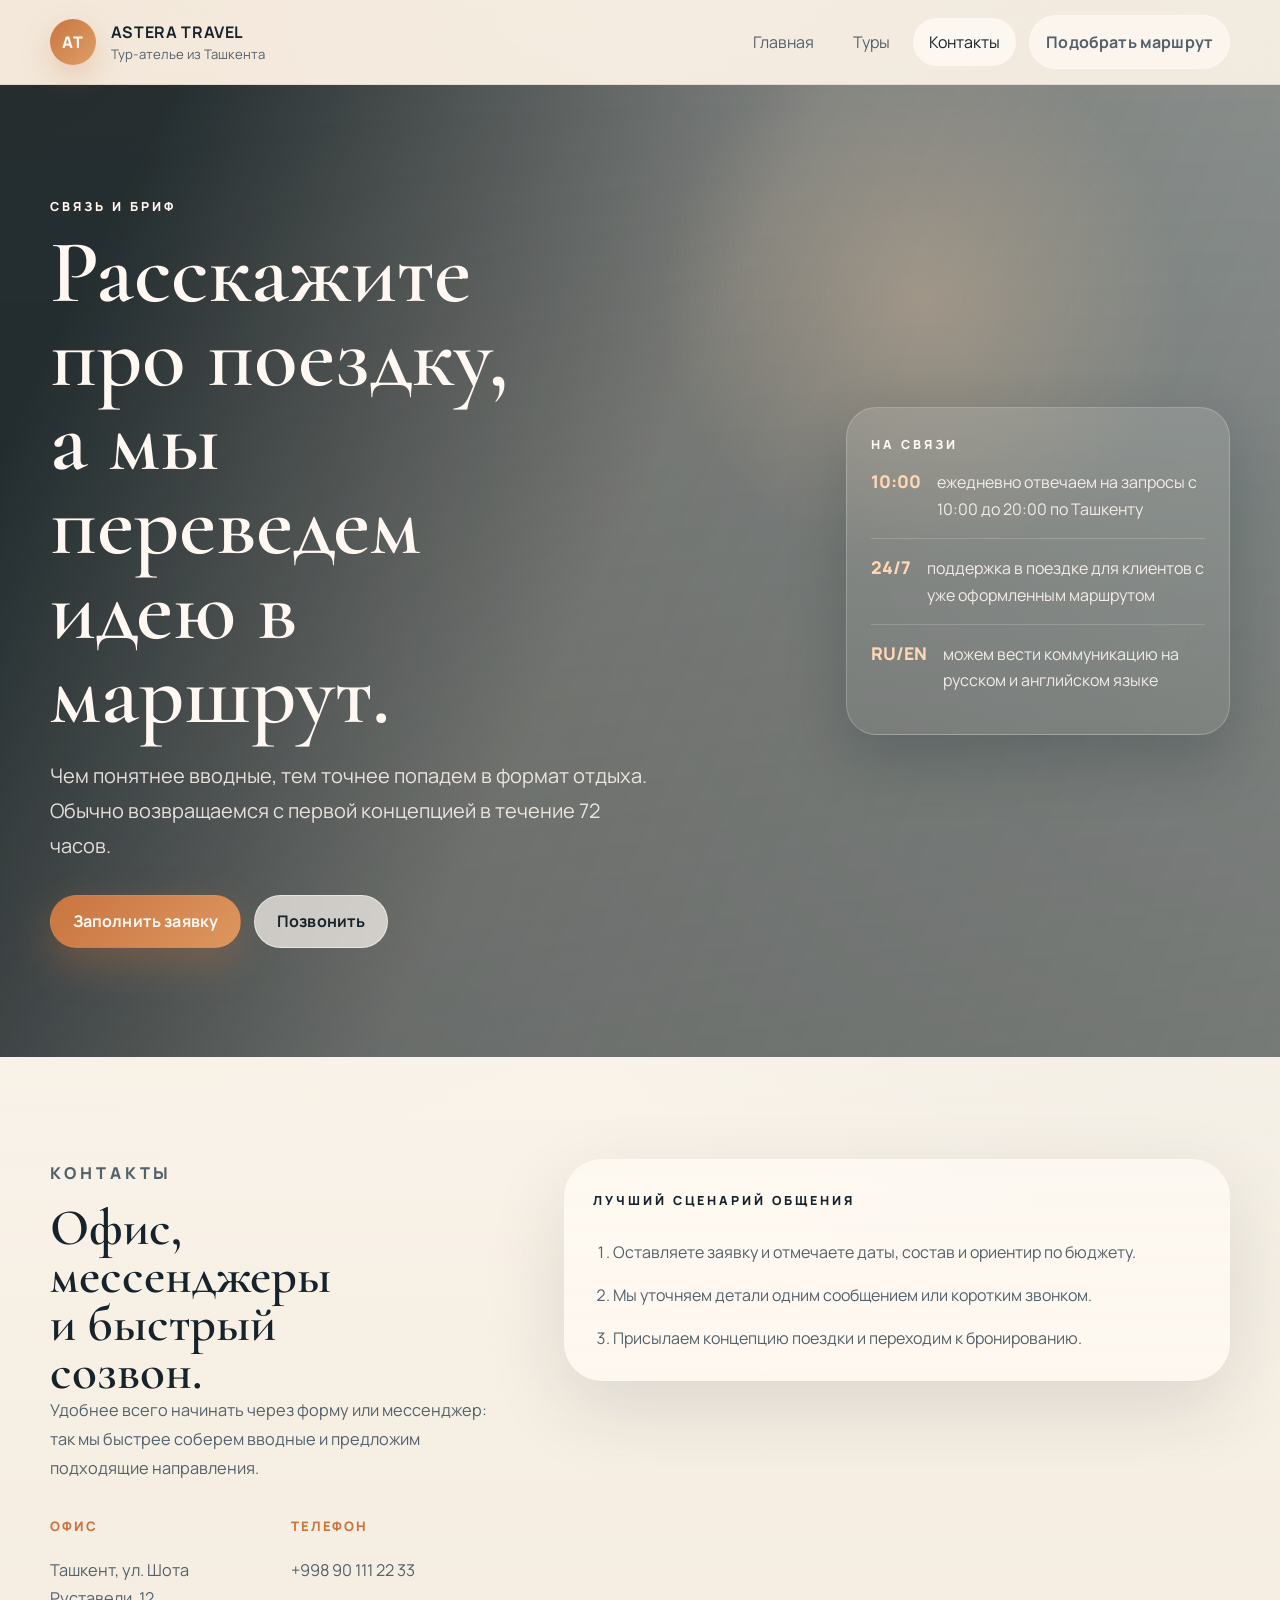
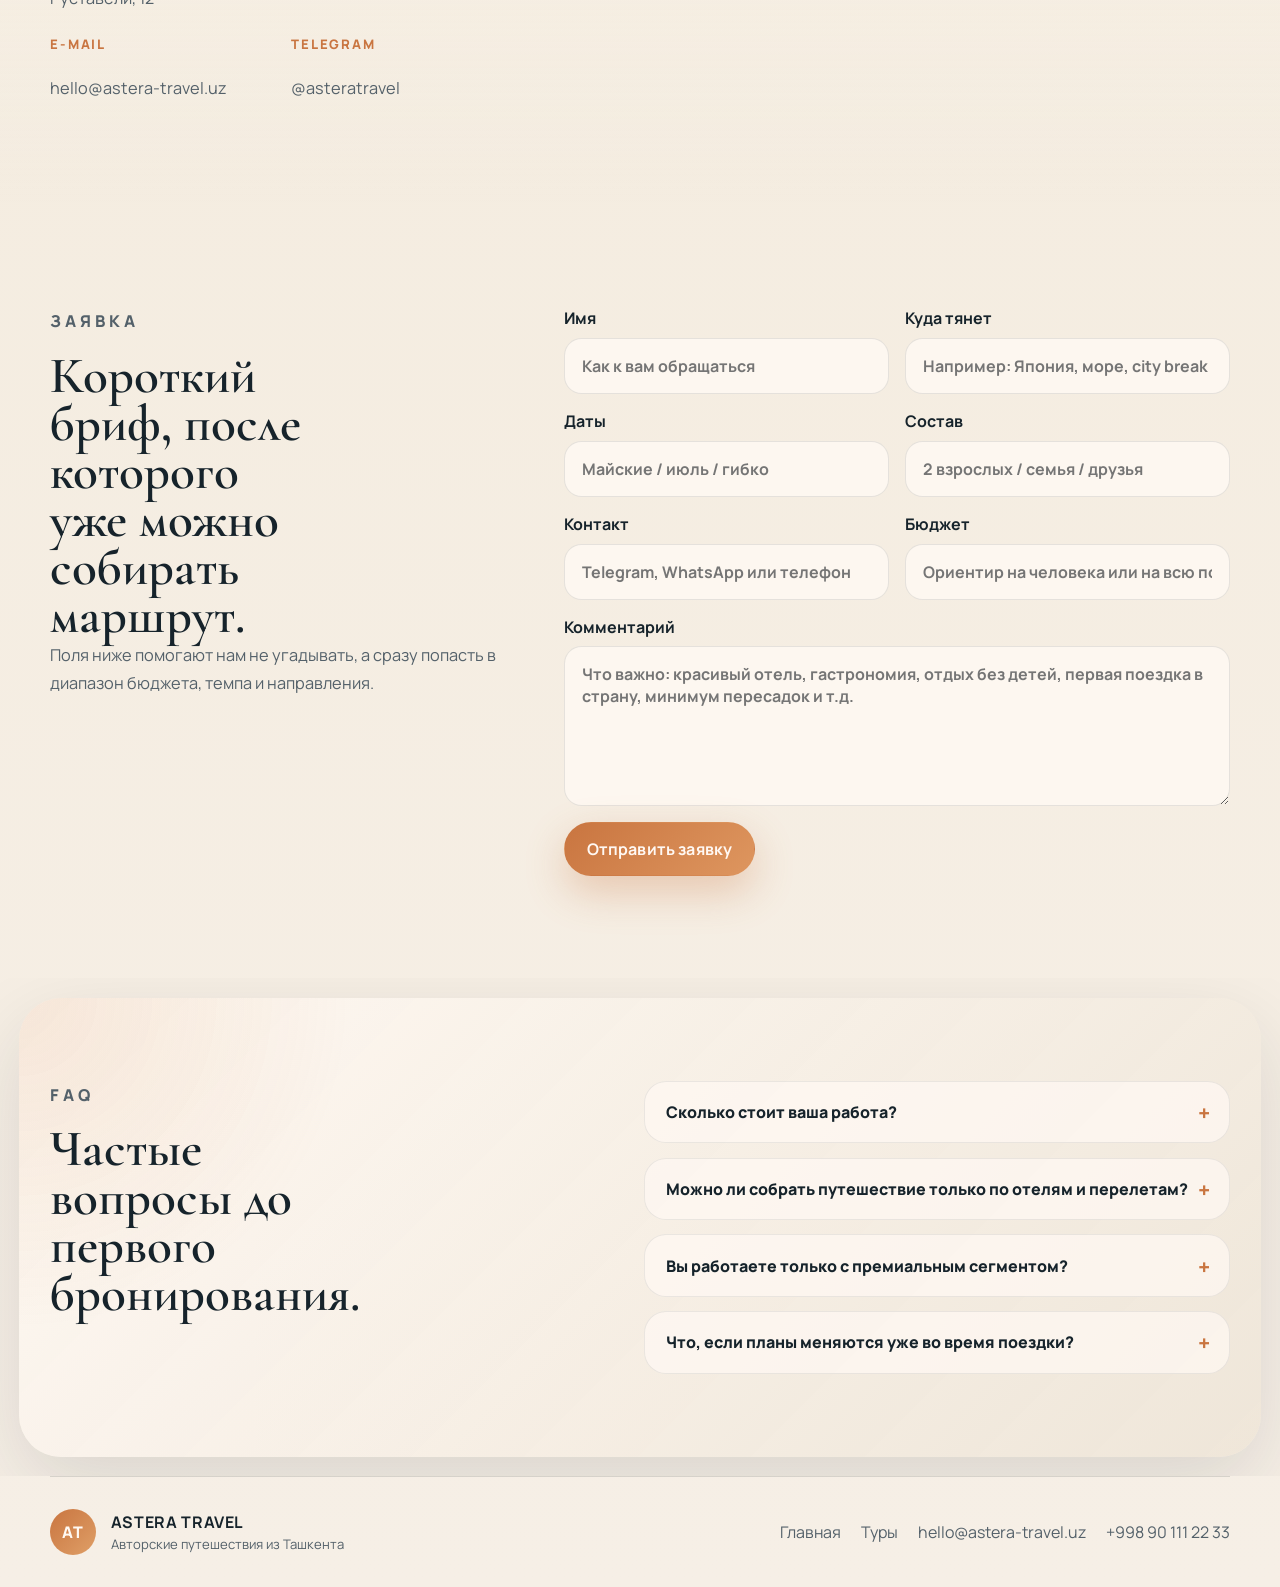
<file: contacts.html>
<!DOCTYPE html>
<html lang="ru">
  <head>
    <meta charset="UTF-8" />
    <meta name="viewport" content="width=device-width, initial-scale=1.0" />
    <title>Astera Travel | Контакты и заявка на поездку</title>
    <meta
      name="description"
      content="Свяжитесь с Astera Travel: офис в Ташкенте, Telegram и WhatsApp, форма заявки на авторское путешествие и ответы на частые вопросы."
    />
    <link rel="preconnect" href="https://fonts.googleapis.com" />
    <link rel="preconnect" href="https://fonts.gstatic.com" crossorigin />
    <link
      href="https://fonts.googleapis.com/css2?family=Cormorant+Garamond:wght@500;600;700&family=Manrope:wght@400;500;600;700;800&display=swap"
      rel="stylesheet"
    />
    <link rel="icon" type="image/svg+xml" href="favicon.svg" />
    <link rel="stylesheet" href="styles.css" />
  </head>
  <body data-page="contacts">
    <div class="page-glow"></div>
    <header class="site-header">
      <div class="container header-row">
        <a class="brand" href="index.html" aria-label="Astera Travel">
          <span class="brand-mark">AT</span>
          <span class="brand-copy">
            <strong>Astera Travel</strong>
            <small>Тур-ателье из Ташкента</small>
          </span>
        </a>

        <button
          class="menu-toggle"
          type="button"
          aria-expanded="false"
          aria-controls="site-nav"
          aria-label="Открыть меню"
        >
          <span></span>
          <span></span>
        </button>

        <nav class="site-nav" id="site-nav">
          <a href="index.html">Главная</a>
          <a href="tours.html">Туры</a>
          <a class="is-active" href="contacts.html">Контакты</a>
          <a class="button button--ghost header-cta" href="#request">Подобрать маршрут</a>
        </nav>
      </div>
    </header>

    <main>
      <section class="hero hero--contacts hero--inner">
        <div class="hero-overlay"></div>
        <div class="container hero-grid">
          <div class="hero-copy reveal">
            <p class="eyebrow">Связь и бриф</p>
            <h1 class="hero-title">Расскажите про поездку, а мы переведем идею в маршрут.</h1>
            <p class="hero-text">
              Чем понятнее вводные, тем точнее попадем в формат отдыха. Обычно
              возвращаемся с первой концепцией в течение 72 часов.
            </p>
            <div class="hero-actions">
              <a class="button" href="#request">Заполнить заявку</a>
              <a class="button button--secondary" href="tel:+998901112233">Позвонить</a>
            </div>
          </div>

          <div class="hero-panel reveal reveal--delay">
            <p class="hero-panel-label">На связи</p>
            <div class="hero-panel-item">
              <span>10:00</span>
              <p>ежедневно отвечаем на запросы с 10:00 до 20:00 по Ташкенту</p>
            </div>
            <div class="hero-panel-item">
              <span>24/7</span>
              <p>поддержка в поездке для клиентов с уже оформленным маршрутом</p>
            </div>
            <div class="hero-panel-item">
              <span>RU/EN</span>
              <p>можем вести коммуникацию на русском и английском языке</p>
            </div>
          </div>
        </div>
      </section>

      <section class="section section--soft">
        <div class="container contact-grid">
          <div class="contact-copy reveal">
            <p class="section-kicker">Контакты</p>
            <h2>Офис, мессенджеры и быстрый созвон.</h2>
            <p>
              Удобнее всего начинать через форму или мессенджер: так мы быстрее
              соберем вводные и предложим подходящие направления.
            </p>
            <div class="contact-list">
              <div>
                <span>Офис</span>
                <p>Ташкент, ул. Шота Руставели, 12</p>
              </div>
              <div>
                <span>Телефон</span>
                <p><a href="tel:+998901112233">+998 90 111 22 33</a></p>
              </div>
              <div>
                <span>E-mail</span>
                <p><a href="mailto:hello@astera-travel.uz">hello@astera-travel.uz</a></p>
              </div>
              <div>
                <span>Telegram</span>
                <p><a href="https://t.me/asteratravel" target="_blank" rel="noreferrer">@asteratravel</a></p>
              </div>
            </div>
          </div>

          <div class="contact-panel reveal reveal--delay">
            <p class="contact-panel-label">Лучший сценарий общения</p>
            <ol class="contact-steps">
              <li>Оставляете заявку и отмечаете даты, состав и ориентир по бюджету.</li>
              <li>Мы уточняем детали одним сообщением или коротким звонком.</li>
              <li>Присылаем концепцию поездки и переходим к бронированию.</li>
            </ol>
          </div>
        </div>
      </section>

      <section class="section" id="request">
        <div class="container form-grid">
          <div class="form-copy reveal">
            <p class="section-kicker">Заявка</p>
            <h2>Короткий бриф, после которого уже можно собирать маршрут.</h2>
            <p>
              Поля ниже помогают нам не угадывать, а сразу попасть в диапазон
              бюджета, темпа и направления.
            </p>
          </div>

          <form class="travel-form reveal reveal--delay" data-demo-form>
            <label>
              Имя
              <input type="text" name="name" placeholder="Как к вам обращаться" required />
            </label>
            <label>
              Куда тянет
              <input type="text" name="destination" placeholder="Например: Япония, море, city break" required />
            </label>
            <label>
              Даты
              <input type="text" name="dates" placeholder="Майские / июль / гибко" required />
            </label>
            <label>
              Состав
              <input type="text" name="party" placeholder="2 взрослых / семья / друзья" required />
            </label>
            <label>
              Контакт
              <input type="text" name="contact" placeholder="Telegram, WhatsApp или телефон" required />
            </label>
            <label>
              Бюджет
              <input type="text" name="budget" placeholder="Ориентир на человека или на всю поездку" />
            </label>
            <label class="full">
              Комментарий
              <textarea
                name="notes"
                rows="5"
                placeholder="Что важно: красивый отель, гастрономия, отдых без детей, первая поездка в страну, минимум пересадок и т.д."
              ></textarea>
            </label>
            <div class="form-footer full">
              <button class="button" type="submit">Отправить заявку</button>
              <p class="form-status" aria-live="polite"></p>
            </div>
          </form>
        </div>
      </section>

      <section class="section section--accent">
        <div class="container faq-layout">
          <div class="faq-copy reveal">
            <p class="section-kicker">FAQ</p>
            <h2>Частые вопросы до первого бронирования.</h2>
          </div>

          <div class="faq-list reveal reveal--delay">
            <article class="faq-item">
              <button class="faq-question" type="button" aria-expanded="false">
                Сколько стоит ваша работа?
              </button>
              <div class="faq-answer">
                <p>
                  Зависит от сложности маршрута. После брифа мы сразу говорим,
                  входит ли наша работа в сервисный сбор или в стоимость тура.
                </p>
              </div>
            </article>
            <article class="faq-item">
              <button class="faq-question" type="button" aria-expanded="false">
                Можно ли собрать путешествие только по отелям и перелетам?
              </button>
              <div class="faq-answer">
                <p>
                  Да. Мы можем сделать легкий формат: перелеты, проживание,
                  трансферы и несколько точечных рекомендаций без плотной программы.
                </p>
              </div>
            </article>
            <article class="faq-item">
              <button class="faq-question" type="button" aria-expanded="false">
                Вы работаете только с премиальным сегментом?
              </button>
              <div class="faq-answer">
                <p>
                  Нет. Нам важнее совпасть по ожиданиям. Мы одинаково внимательно
                  собираем и красивый long weekend, и более высокий luxury-сценарий.
                </p>
              </div>
            </article>
            <article class="faq-item">
              <button class="faq-question" type="button" aria-expanded="false">
                Что, если планы меняются уже во время поездки?
              </button>
              <div class="faq-answer">
                <p>
                  Мы помогаем перестроить логистику, доп. брони и детали маршрута.
                  Для действующих клиентов поддержка остается в мессенджере.
                </p>
              </div>
            </article>
          </div>
        </div>
      </section>
    </main>

    <footer class="site-footer">
      <div class="container footer-row">
        <div>
          <a class="brand brand--footer" href="index.html">
            <span class="brand-mark">AT</span>
            <span class="brand-copy">
              <strong>Astera Travel</strong>
              <small>Авторские путешествия из Ташкента</small>
            </span>
          </a>
        </div>
        <div class="footer-links">
          <a href="index.html">Главная</a>
          <a href="tours.html">Туры</a>
          <a href="mailto:hello@astera-travel.uz">hello@astera-travel.uz</a>
          <a href="tel:+998901112233">+998 90 111 22 33</a>
        </div>
      </div>
    </footer>

    <script src="script.js"></script>
  </body>
</html>
</file>
<file: styles.css>
:root {
  --bg: #f4ecdf;
  --bg-soft: #efe5d5;
  --ink: #16232b;
  --ink-soft: #54616a;
  --line: rgba(22, 35, 43, 0.14);
  --surface: rgba(255, 250, 244, 0.72);
  --surface-strong: rgba(255, 250, 244, 0.88);
  --accent: #c97540;
  --accent-deep: #9d4f22;
  --teal: #1d5c63;
  --teal-soft: #dfe9e6;
  --shadow-soft: 0 28px 80px rgba(22, 35, 43, 0.12);
  --shadow-strong: 0 24px 60px rgba(13, 32, 39, 0.22);
  --radius-lg: 34px;
  --radius-md: 24px;
  --radius-sm: 16px;
  --header-height: 84px;
  --max-width: 1180px;
}

*,
*::before,
*::after {
  box-sizing: border-box;
}

html {
  scroll-behavior: smooth;
}

body {
  margin: 0;
  font-family: "Manrope", "Segoe UI", sans-serif;
  color: var(--ink);
  background:
    radial-gradient(circle at top left, rgba(201, 117, 64, 0.16), transparent 35%),
    radial-gradient(circle at right 15%, rgba(29, 92, 99, 0.12), transparent 30%),
    linear-gradient(180deg, #f8f1e7 0%, var(--bg) 42%, #f6efe6 100%);
  min-height: 100vh;
}

body.menu-open {
  overflow: hidden;
}

img {
  display: block;
  width: 100%;
  height: 100%;
  object-fit: cover;
}

a {
  color: inherit;
  text-decoration: none;
}

button,
input,
textarea {
  font: inherit;
}

button {
  cursor: pointer;
}

p,
h1,
h2,
h3,
ul,
ol {
  margin: 0;
}

ul,
ol {
  padding: 0;
}

.page-glow {
  position: fixed;
  inset: 0;
  pointer-events: none;
  background:
    radial-gradient(circle at 50% -10%, rgba(255, 255, 255, 0.35), transparent 40%),
    radial-gradient(circle at 100% 40%, rgba(255, 255, 255, 0.18), transparent 30%);
  z-index: -1;
}

.container {
  width: min(100% - 2rem, var(--max-width));
  margin: 0 auto;
}

.site-header {
  position: sticky;
  top: 0;
  z-index: 30;
  backdrop-filter: blur(18px);
  background: rgba(244, 236, 223, 0.72);
  border-bottom: 1px solid rgba(22, 35, 43, 0.08);
}

.header-row {
  min-height: var(--header-height);
  display: flex;
  align-items: center;
  justify-content: space-between;
  gap: 1.5rem;
}

.brand {
  display: inline-flex;
  align-items: center;
  gap: 0.9rem;
  min-width: 0;
}

.brand-mark {
  width: 2.9rem;
  height: 2.9rem;
  border-radius: 50%;
  display: grid;
  place-items: center;
  color: #fff9f3;
  font-weight: 800;
  letter-spacing: 0.08em;
  background: linear-gradient(135deg, var(--accent) 0%, #df9f67 100%);
  box-shadow: 0 12px 30px rgba(201, 117, 64, 0.28);
}

.brand-copy {
  display: grid;
  gap: 0.1rem;
}

.brand-copy strong {
  font-size: 1rem;
  letter-spacing: 0.04em;
  text-transform: uppercase;
}

.brand-copy small {
  color: var(--ink-soft);
  font-size: 0.82rem;
}

.site-nav {
  display: flex;
  align-items: center;
  gap: 0.45rem;
}

.site-nav a {
  padding: 0.82rem 1rem;
  border-radius: 999px;
  color: var(--ink-soft);
  transition: color 180ms ease, background-color 180ms ease, transform 180ms ease;
}

.site-nav a:hover,
.site-nav a:focus-visible,
.site-nav a.is-active {
  color: var(--ink);
  background: rgba(255, 250, 244, 0.8);
}

.menu-toggle {
  display: none;
  width: 3rem;
  height: 3rem;
  padding: 0;
  border: 0;
  background: rgba(255, 250, 244, 0.78);
  border-radius: 50%;
  align-items: center;
  justify-content: center;
  flex-direction: column;
  gap: 0.34rem;
  box-shadow: var(--shadow-soft);
}

.menu-toggle span {
  width: 1.1rem;
  height: 2px;
  border-radius: 999px;
  background: var(--ink);
  transition: transform 200ms ease, opacity 200ms ease;
}

body.menu-open .menu-toggle span:first-child {
  transform: translateY(0.18rem) rotate(45deg);
}

body.menu-open .menu-toggle span:last-child {
  transform: translateY(-0.18rem) rotate(-45deg);
}

.button {
  display: inline-flex;
  align-items: center;
  justify-content: center;
  gap: 0.6rem;
  min-height: 3.35rem;
  padding: 0.9rem 1.35rem;
  border: 1px solid transparent;
  border-radius: 999px;
  font-weight: 700;
  letter-spacing: 0.01em;
  color: #fff8f3;
  background: linear-gradient(135deg, var(--accent) 0%, #de965f 100%);
  box-shadow: 0 16px 40px rgba(201, 117, 64, 0.32);
  transition: transform 180ms ease, box-shadow 180ms ease, background 180ms ease;
}

.button:hover,
.button:focus-visible {
  transform: translateY(-2px);
  box-shadow: 0 18px 44px rgba(201, 117, 64, 0.36);
}

.button--secondary,
.button--ghost {
  color: var(--ink);
  background: rgba(255, 250, 244, 0.7);
  border-color: rgba(255, 250, 244, 0.55);
  box-shadow: none;
}

.button--secondary:hover,
.button--secondary:focus-visible,
.button--ghost:hover,
.button--ghost:focus-visible {
  background: rgba(255, 250, 244, 0.9);
  box-shadow: none;
}

.header-cta {
  margin-left: 0.35rem;
}

.hero {
  position: relative;
  overflow: clip;
  min-height: calc(100svh - var(--header-height));
  display: flex;
  align-items: stretch;
  color: #fff7f2;
  background-position: center;
  background-size: cover;
}

.hero--home {
  background-image:
    linear-gradient(115deg, rgba(6, 20, 28, 0.84) 12%, rgba(7, 28, 36, 0.46) 48%, rgba(9, 18, 24, 0.42) 100%),
    url("https://images.unsplash.com/photo-1507525428034-b723cf961d3e?auto=format&fit=crop&w=1800&q=80");
}

.hero--tours {
  background-image:
    linear-gradient(115deg, rgba(10, 22, 31, 0.88) 10%, rgba(10, 22, 31, 0.5) 48%, rgba(10, 22, 31, 0.42) 100%),
    url("https://images.unsplash.com/photo-1503220317375-aaad61436b1b?auto=format&fit=crop&w=1800&q=80");
}

.hero--contacts {
  background-image:
    linear-gradient(115deg, rgba(8, 21, 26, 0.88) 10%, rgba(8, 21, 26, 0.48) 48%, rgba(8, 21, 26, 0.38) 100%),
    url("https://images.unsplash.com/photo-1500534314209-a25ddb2bd429?auto=format&fit=crop&w=1800&q=80");
}

.hero--inner {
  min-height: min(48rem, calc(100svh - var(--header-height)));
}

.hero-overlay {
  position: absolute;
  inset: 0;
  background:
    radial-gradient(circle at 72% 22%, rgba(255, 212, 168, 0.28), transparent 22%),
    linear-gradient(180deg, transparent 0%, rgba(10, 18, 22, 0.22) 100%);
}

.hero-grid {
  position: relative;
  z-index: 1;
  display: grid;
  grid-template-columns: minmax(0, 1.25fr) minmax(18rem, 0.72fr);
  gap: clamp(2rem, 4vw, 4rem);
  align-items: end;
  padding-block: clamp(4rem, 6vw, 7rem);
}

.hero-copy {
  padding-block: 2rem;
  max-width: 42rem;
}

.eyebrow,
.section-kicker,
.hero-panel-label,
.contact-panel-label {
  display: inline-block;
  margin-bottom: 1rem;
  font-size: 0.78rem;
  font-weight: 800;
  letter-spacing: 0.24em;
  text-transform: uppercase;
}

.hero-title,
.section-head h2,
.itinerary-copy h2,
.cta-banner h2,
.contact-copy h2,
.form-copy h2,
.faq-copy h2 {
  font-family: "Cormorant Garamond", Georgia, serif;
  font-weight: 600;
  line-height: 0.94;
  text-wrap: balance;
}

.hero-title {
  font-size: clamp(3.35rem, 7vw, 7rem);
  max-width: 11ch;
}

.hero-text {
  margin-top: 1.35rem;
  max-width: 38rem;
  font-size: clamp(1.02rem, 1vw + 0.8rem, 1.25rem);
  line-height: 1.75;
  color: rgba(255, 247, 242, 0.86);
}

.hero-actions {
  display: flex;
  flex-wrap: wrap;
  gap: 0.85rem;
  margin-top: 2rem;
}

.hero-panel {
  align-self: center;
  justify-self: end;
  width: min(100%, 24rem);
  padding: 1.5rem;
  border: 1px solid rgba(255, 250, 244, 0.22);
  border-radius: 1.9rem;
  background: linear-gradient(180deg, rgba(255, 250, 244, 0.13), rgba(255, 250, 244, 0.05));
  backdrop-filter: blur(18px);
  box-shadow: var(--shadow-strong);
}

.hero-panel-item {
  padding: 1rem 0;
  display: grid;
  grid-template-columns: auto 1fr;
  gap: 1rem;
  border-top: 1px solid rgba(255, 250, 244, 0.18);
}

.hero-panel-item:first-of-type {
  border-top: 0;
  padding-top: 0;
}

.hero-panel-item span {
  font-size: 1.1rem;
  font-weight: 800;
  color: #ffd7b4;
}

.hero-panel-item p {
  color: rgba(255, 247, 242, 0.9);
  line-height: 1.65;
}

.section {
  padding-block: clamp(4.75rem, 8vw, 7rem);
}

.section--soft {
  background: linear-gradient(180deg, rgba(255, 250, 244, 0.46), rgba(255, 250, 244, 0));
}

.section--accent {
  position: relative;
  overflow: clip;
}

.section--accent::before {
  content: "";
  position: absolute;
  inset: 1.2rem;
  z-index: -1;
  border-radius: calc(var(--radius-lg) + 8px);
  background:
    radial-gradient(circle at left top, rgba(201, 117, 64, 0.14), transparent 25%),
    linear-gradient(135deg, rgba(255, 250, 244, 0.84), rgba(237, 227, 213, 0.78));
  box-shadow: var(--shadow-soft);
}

.section-head {
  display: grid;
  gap: 1.1rem;
}

.section-split {
  display: grid;
  grid-template-columns: minmax(0, 1fr) minmax(16rem, 28rem);
  gap: 2rem;
  align-items: end;
}

.section-head h2,
.itinerary-copy h2,
.cta-banner h2,
.contact-copy h2,
.form-copy h2,
.faq-copy h2 {
  font-size: clamp(2.6rem, 4vw, 4.5rem);
  max-width: 12ch;
}

.section-head p,
.itinerary-copy p,
.cta-banner p,
.contact-copy p,
.form-copy p,
.faq-copy p {
  color: var(--ink-soft);
  line-height: 1.75;
  font-size: 1.02rem;
}

.value-grid,
.format-grid {
  display: grid;
  grid-template-columns: repeat(3, minmax(0, 1fr));
  gap: 1rem;
  margin-top: 2.5rem;
}

.value,
.format {
  padding: 1.6rem 0;
  border-top: 1px solid var(--line);
}

.value span {
  display: inline-block;
  margin-bottom: 1.15rem;
  color: var(--accent);
  font-size: 0.88rem;
  font-weight: 800;
  letter-spacing: 0.18em;
}

.value h3,
.destination-copy h3,
.program-copy h3,
.format h3 {
  font-size: 1.45rem;
  line-height: 1.2;
}

.value p,
.destination-copy p,
.program-copy p,
.format p,
.detail-list li,
.track-step p,
.contact-panel li,
.contact-list p,
.faq-answer p {
  margin-top: 0.8rem;
  color: var(--ink-soft);
  line-height: 1.75;
}

.destination-grid {
  display: grid;
  grid-template-columns: minmax(0, 1.08fr) minmax(0, 0.92fr);
  gap: 1rem;
  margin-top: 2.75rem;
}

.destination {
  display: grid;
  gap: 0;
  overflow: hidden;
  border-radius: var(--radius-md);
  background: rgba(255, 250, 244, 0.72);
  box-shadow: var(--shadow-soft);
}

.destination--featured {
  grid-row: span 2;
}

.destination-media {
  min-height: 18rem;
}

.destination--featured .destination-media {
  min-height: 30rem;
}

.destination-copy {
  padding: 1.5rem 1.45rem 1.65rem;
}

.destination-meta,
.program-meta {
  color: var(--accent);
  font-size: 0.84rem;
  font-weight: 800;
  letter-spacing: 0.12em;
  text-transform: uppercase;
}

.destination-copy a,
.program-copy a {
  display: inline-flex;
  align-items: center;
  margin-top: 1rem;
  color: var(--teal);
  font-weight: 700;
}

.itinerary-grid,
.faq-layout {
  display: grid;
  grid-template-columns: minmax(0, 0.95fr) minmax(0, 1.05fr);
  gap: clamp(2rem, 5vw, 4rem);
  align-items: start;
}

.detail-list {
  list-style: none;
  margin-top: 1.3rem;
}

.detail-list li {
  position: relative;
  padding-left: 1.2rem;
}

.detail-list li::before {
  content: "";
  position: absolute;
  left: 0;
  top: 0.82rem;
  width: 0.45rem;
  height: 0.45rem;
  border-radius: 50%;
  background: var(--accent);
}

.itinerary-track {
  display: grid;
  gap: 1rem;
}

.track-step {
  padding: 1.45rem;
  border-radius: var(--radius-md);
  background: rgba(255, 250, 244, 0.68);
  border: 1px solid rgba(22, 35, 43, 0.08);
}

.track-step strong {
  display: inline-block;
  color: var(--teal);
  font-size: 0.92rem;
  letter-spacing: 0.12em;
  text-transform: uppercase;
}

.cta-banner {
  padding: clamp(2rem, 5vw, 3.2rem);
  border-radius: calc(var(--radius-lg) + 6px);
  background:
    linear-gradient(135deg, rgba(18, 51, 58, 0.92), rgba(19, 67, 73, 0.88)),
    url("https://images.unsplash.com/photo-1468413253725-0d5181091126?auto=format&fit=crop&w=1400&q=80");
  background-size: cover;
  background-position: center;
  color: #fff8f3;
  box-shadow: var(--shadow-strong);
}

.cta-banner .section-kicker,
.cta-banner p {
  color: rgba(255, 248, 243, 0.82);
}

.cta-banner h2 {
  max-width: 12ch;
}

.site-footer {
  padding: 0 0 2rem;
}

.footer-row {
  display: flex;
  justify-content: space-between;
  gap: 2rem;
  align-items: center;
  padding-top: 2rem;
  border-top: 1px solid var(--line);
}

.brand--footer .brand-mark {
  box-shadow: none;
}

.footer-links {
  display: flex;
  flex-wrap: wrap;
  justify-content: flex-end;
  gap: 0.9rem 1.25rem;
}

.footer-links a {
  color: var(--ink-soft);
}

.program-list {
  display: grid;
  gap: 1rem;
  margin-top: 2.75rem;
}

.program {
  display: grid;
  grid-template-columns: minmax(18rem, 0.84fr) minmax(0, 1fr);
  gap: 1.45rem;
  align-items: stretch;
  padding: 1rem;
  border-radius: calc(var(--radius-lg) + 2px);
  background: rgba(255, 250, 244, 0.72);
  box-shadow: var(--shadow-soft);
}

.program-media {
  min-height: 22rem;
  overflow: hidden;
  border-radius: calc(var(--radius-md) - 2px);
}

.program-copy {
  display: flex;
  flex-direction: column;
  justify-content: center;
  padding: 1.25rem 0.5rem 1.25rem 0;
}

.contact-grid,
.form-grid {
  display: grid;
  grid-template-columns: minmax(0, 0.82fr) minmax(0, 1.18fr);
  gap: clamp(2rem, 4vw, 4rem);
  align-items: start;
}

.contact-list {
  display: grid;
  grid-template-columns: repeat(2, minmax(0, 1fr));
  gap: 1.2rem;
  margin-top: 2rem;
}

.contact-list span {
  display: inline-block;
  margin-bottom: 0.5rem;
  color: var(--accent);
  font-size: 0.82rem;
  font-weight: 800;
  letter-spacing: 0.14em;
  text-transform: uppercase;
}

.contact-panel {
  padding: 1.8rem;
  border-radius: calc(var(--radius-lg) + 4px);
  background: rgba(255, 250, 244, 0.78);
  box-shadow: var(--shadow-soft);
}

.contact-steps {
  margin-left: 1.25rem;
  color: var(--ink);
}

.contact-steps li + li {
  margin-top: 0.95rem;
}

.travel-form {
  display: grid;
  grid-template-columns: repeat(2, minmax(0, 1fr));
  gap: 1rem;
}

.travel-form label {
  display: grid;
  gap: 0.55rem;
  color: var(--ink);
  font-weight: 700;
}

.travel-form label.full,
.travel-form .full {
  grid-column: 1 / -1;
}

.travel-form input,
.travel-form textarea {
  width: 100%;
  border: 1px solid rgba(22, 35, 43, 0.1);
  border-radius: 1.1rem;
  padding: 1rem 1.05rem;
  background: rgba(255, 250, 244, 0.78);
  color: var(--ink);
  transition: border-color 180ms ease, box-shadow 180ms ease, transform 180ms ease;
}

.travel-form input:focus,
.travel-form textarea:focus {
  outline: none;
  border-color: rgba(201, 117, 64, 0.45);
  box-shadow: 0 0 0 4px rgba(201, 117, 64, 0.12);
}

.travel-form textarea {
  resize: vertical;
  min-height: 10rem;
}

.form-footer {
  display: flex;
  align-items: center;
  justify-content: space-between;
  gap: 1rem;
}

.form-status {
  color: var(--teal);
  font-weight: 700;
}

.faq-list {
  display: grid;
  gap: 0.9rem;
}

.faq-item {
  border-radius: calc(var(--radius-md) - 2px);
  background: rgba(255, 250, 244, 0.68);
  border: 1px solid rgba(22, 35, 43, 0.08);
  overflow: hidden;
}

.faq-question {
  width: 100%;
  border: 0;
  background: transparent;
  padding: 1.2rem 1.3rem;
  text-align: left;
  font-weight: 800;
  color: var(--ink);
  position: relative;
}

.faq-question::after {
  content: "+";
  position: absolute;
  right: 1.2rem;
  top: 50%;
  transform: translateY(-50%);
  font-size: 1.35rem;
  color: var(--accent);
}

.faq-item.is-open .faq-question::after {
  content: "−";
}

.faq-answer {
  max-height: 0;
  overflow: hidden;
  transition: max-height 240ms ease;
}

.faq-answer p {
  padding: 0 1.3rem 1.3rem;
  margin-top: 0;
}

.reveal {
  opacity: 0;
  transform: translateY(24px);
  transition:
    opacity 650ms ease,
    transform 650ms ease;
}

.reveal.is-visible {
  opacity: 1;
  transform: translateY(0);
}

.reveal--delay {
  transition-delay: 120ms;
}

.reveal--delay-2 {
  transition-delay: 220ms;
}

@media (max-width: 1080px) {
  .hero-grid,
  .destination-grid,
  .itinerary-grid,
  .faq-layout,
  .contact-grid,
  .form-grid,
  .program {
    grid-template-columns: 1fr;
  }

  .hero-copy {
    max-width: 100%;
  }

  .hero-panel {
    width: 100%;
    justify-self: stretch;
  }

  .section-split {
    grid-template-columns: 1fr;
  }

  .value-grid,
  .format-grid {
    grid-template-columns: repeat(2, minmax(0, 1fr));
  }

  .destination--featured {
    grid-row: auto;
  }

  .program-copy {
    padding: 0.5rem 0 0.4rem;
  }

  .contact-list {
    grid-template-columns: 1fr 1fr;
  }
}

@media (max-width: 780px) {
  :root {
    --header-height: 76px;
  }

  .menu-toggle {
    display: inline-flex;
  }

  .site-nav {
    position: absolute;
    left: 1rem;
    right: 1rem;
    top: calc(100% + 0.75rem);
    display: grid;
    padding: 1rem;
    border-radius: 1.4rem;
    background: rgba(255, 250, 244, 0.96);
    box-shadow: var(--shadow-soft);
    opacity: 0;
    pointer-events: none;
    transform: translateY(-10px);
    transition: opacity 180ms ease, transform 180ms ease;
  }

  body.menu-open .site-nav {
    opacity: 1;
    pointer-events: auto;
    transform: translateY(0);
  }

  .site-nav a {
    width: 100%;
  }

  .header-cta {
    margin-left: 0;
    margin-top: 0.5rem;
  }

  .hero {
    min-height: auto;
  }

  .hero-grid {
    padding-block: 3.5rem;
    align-items: start;
  }

  .hero-title {
    font-size: clamp(2.9rem, 12vw, 4.8rem);
  }

  .section-head h2,
  .itinerary-copy h2,
  .cta-banner h2,
  .contact-copy h2,
  .form-copy h2,
  .faq-copy h2 {
    font-size: clamp(2.4rem, 11vw, 3.6rem);
  }

  .value-grid,
  .format-grid,
  .travel-form,
  .contact-list {
    grid-template-columns: 1fr;
  }

  .form-footer,
  .footer-row {
    flex-direction: column;
    align-items: flex-start;
  }

  .footer-links {
    justify-content: flex-start;
  }
}

@media (max-width: 520px) {
  .container {
    width: min(100% - 1.1rem, var(--max-width));
  }

  .brand-copy small {
    display: none;
  }

  .hero-actions,
  .form-footer {
    width: 100%;
  }

  .hero-actions .button,
  .form-footer .button,
  .header-cta {
    width: 100%;
  }

  .program,
  .contact-panel,
  .cta-banner,
  .hero-panel {
    border-radius: 1.6rem;
  }

  .program,
  .cta-banner,
  .contact-panel,
  .hero-panel,
  .track-step {
    padding-left: 1rem;
    padding-right: 1rem;
  }
}
</file>
